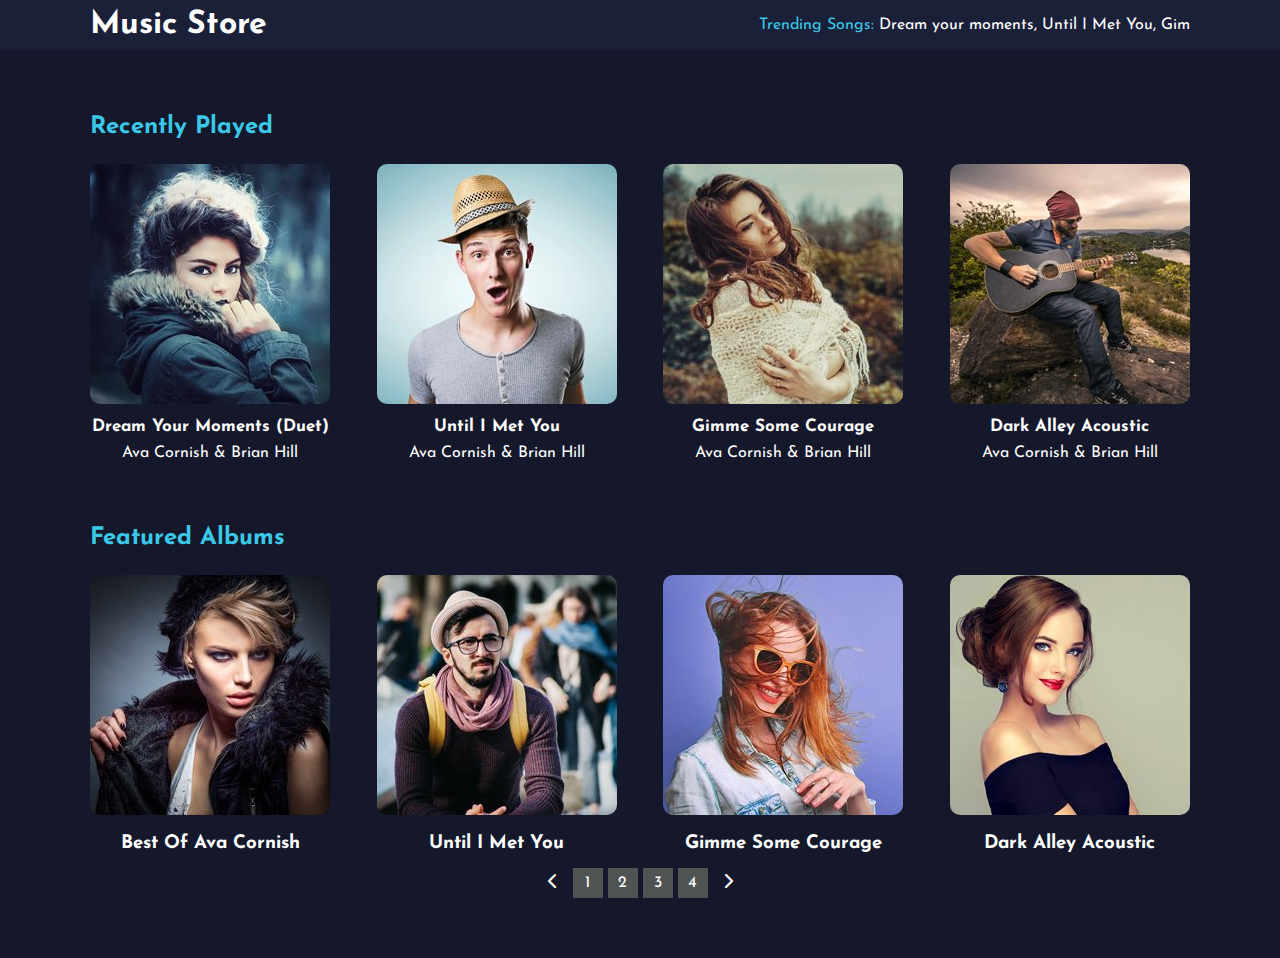
<file: index.html>
<!DOCTYPE html>
<html lang="en">
<head>
    <meta charset="UTF-8">
    <meta http-equiv="X-UA-Compatible" content="IE=edge">
    <meta name="viewport" content="width=device-width, initial-scale=1.0">
    <title>Music Store</title>
    <link rel="stylesheet" href="./css/ms.css">
    <link href="https://fonts.googleapis.com/css2?family=Josefin+Sans:ital,wght@0,400;0,500;0,600;0,700;1,400&display=swap" rel="stylesheet">
    <link rel="stylesheet" href="https://cdnjs.cloudflare.com/ajax/libs/font-awesome/6.1.1/css/all.min.css">
</head>
<body>
    <header>
        <div class="container flex">
            <div class="logo">
                <h1>Music Store</h1>
            </div>
            <div class="hd-trending">
                <span class="ms-color">Trending Songs:</span><span> Dream your moments, Until I Met You, Gim</span>
            </div>
        </div>
    </header>
    <div class="main bg2">
        <div class="played container">
            <h2 class="ms-color">Recently Played</h3>
            <div class="flex">
                <div class="played-item">
                    <img src="./img/r_music1.jpg" alt="">
                    <h3><a href="./detail.html" target="_blank">Dream Your Moments (Duet)</a></h3>
                    <p>Ava Cornish & Brian Hill</p>
                </div>
                <div class="played-item">
                    <img src="./img/r_music2.jpg" alt="">
                    <h3><a href="./detail.html">Until I Met You</a></h3>
                    <p>Ava Cornish & Brian Hill</p>
                </div>
                <div class="played-item">
                    <img src="./img/r_music3.jpg" alt="">
                    <h3><a href="./detail.html">Gimme Some Courage</a></h3>
                    <p>Ava Cornish & Brian Hill</p>
                </div>
                <div class="played-item">
                    <img src="./img/r_music4.jpg" alt="">
                    <h3><a href="./detail.html">Dark Alley Acoustic</a></h3>
                    <p>Ava Cornish & Brian Hill</p>
                </div>
        </div>
        <div class="albums">
            <h2 class="ms-color">Featured Albums</h3>
            <div class="flex">
                <div class="albums-item">
                    <img src="./img/song1.jpg" alt="">
                    <h3><a href="./detail.html">Best Of Ava Cornish</a></h3>
                </div>
                <div class="albums-item">
                    <img src="./img/song2.jpg" alt="">
                    <h3><a href="./detail.html">Until I Met You</a></h3>
                </div>
                <div class="albums-item">
                    <img src="./img/song3.jpg" alt="">
                    <h3><a href="./detail.html">Gimme Some Courage</a></h3>
                </div>
                <div class="albums-item">
                    <img src="./img/song5.jpg" alt="">
                    <h3><a href="./detail.html">Dark Alley Acoustic</a></h3>
                </div>
        </div>
        <div class="bar">
            <span><a href="#"><i class="fa-solid fa-chevron-left"></i></a></i></span>
            <a href="#">1</a>
            <a href="#">2</a>
            <a href="#">3</a>
            <a href="#">4</a>
            <span><a href="#"><i class="fa-solid fa-chevron-right"></i></i></a></span>
        </div>
    </div>
</body>
</html>
</file>
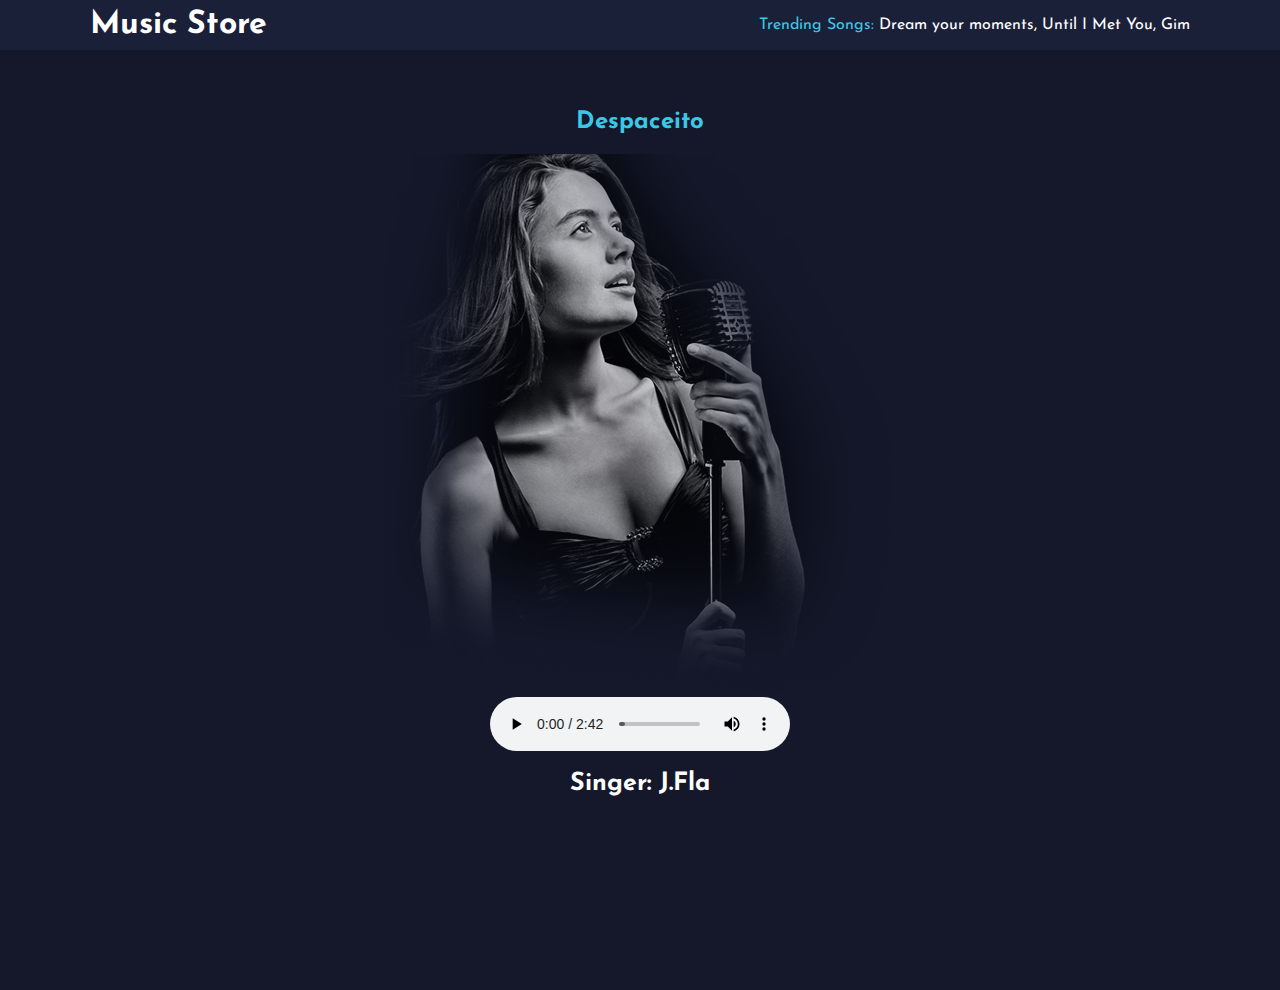
<file: detail.html>
<!DOCTYPE html>
<html lang="en">
<head>
    <meta charset="UTF-8">
    <meta http-equiv="X-UA-Compatible" content="IE=edge">
    <meta name="viewport" content="width=device-width, initial-scale=1.0">
    <title>Music</title>
    <link rel="stylesheet" href="./css/ms.css">
    <link href="https://fonts.googleapis.com/css2?family=Josefin+Sans:ital,wght@0,400;0,500;0,600;0,700;1,400&display=swap" rel="stylesheet">
    <link rel="stylesheet" href="./css/detail.css">
</head>
<body>
    <header>
        <div class="container flex">
            <div class="logo">
                <h1>Music Store</h1>
            </div>
            <div class="hd-trending">
                <span class="ms-color">Trending Songs:</span><span> Dream your moments, Until I Met You, Gim</span>
            </div>
        </div>
    </header>
    <div class="detail-main">
        <h2 class="ms-color">Despaceito</h2>
        <img src="./img/banner.png" alt="">
        <audio src="./audio/Luis Fonsi - Despacito ( cover by J.Fla ).mp3" controls autoplay></audio>
        <h4>Singer: J.Fla</h4>
    </div>
</body>
</html>
</file>
<file: css/ms.css>
* { 
    padding: 0;
    margin: 0;
    outline: none;
    color: #ffff;
    font-family: 'Josefin Sans', sans-serif;
}

/* header */
.bg1 {
    background-color: #1b2039;
}
.bg2 {
    background-color: #14182a;
}
.container {
    max-width: 1100px;
    min-width: 800px;
    margin: 0 auto;
}
.flex {
    display: flex;
    justify-content: space-between;
}
.ms-color {
    color: #3bc8e7;
}
a {
    text-decoration: none;
}
header {
    background-color: #1b2039;
    position: fixed;
    width: 100%;
}
header > div {
    height: 50px;
    line-height: 50px;
}

/* main */

.main {
    padding-top: 90px;
}
.main h2 {
    padding: 25px 0;
}
.main .played-item {
    text-align: center;
}
.main .played-item img {
    border-radius: 10px;
}
.main .played-item h3 {
    font-size: 17px;
    padding: 10px 0;
}

.main .albums {
    margin-top: 40px;
}
.main .albums h3 {
    padding: 15px 0;
}
.main .albums img {
    border-radius: 10px;
}
.main .albums span {
    display: inline-block;

}
.main .albums-item {
    text-align: center;
}
.main .bar {
    text-align: center;
    padding-bottom: 60px;
}
.main .bar a {
    display: inline-block;
    width: 30px;
    height: 30px;
    line-height: 30px;
    background-color: #505353;
}
.main .bar span a {
    background-color: #14182a;
}

/* detail */
</file>
<file: css/detail.css>
.detail-main {
    min-height: 900px;
    text-align: center;
    padding-top: 90px;
    background-color: #14182a;
}
.detail-main h2{
    padding: 20px;
}
.detail-main audio {
    display: block;
    margin: 0 auto;
}

.detail-main h4 {
    font-size: 25px;
    padding: 20px;
}
</file>
